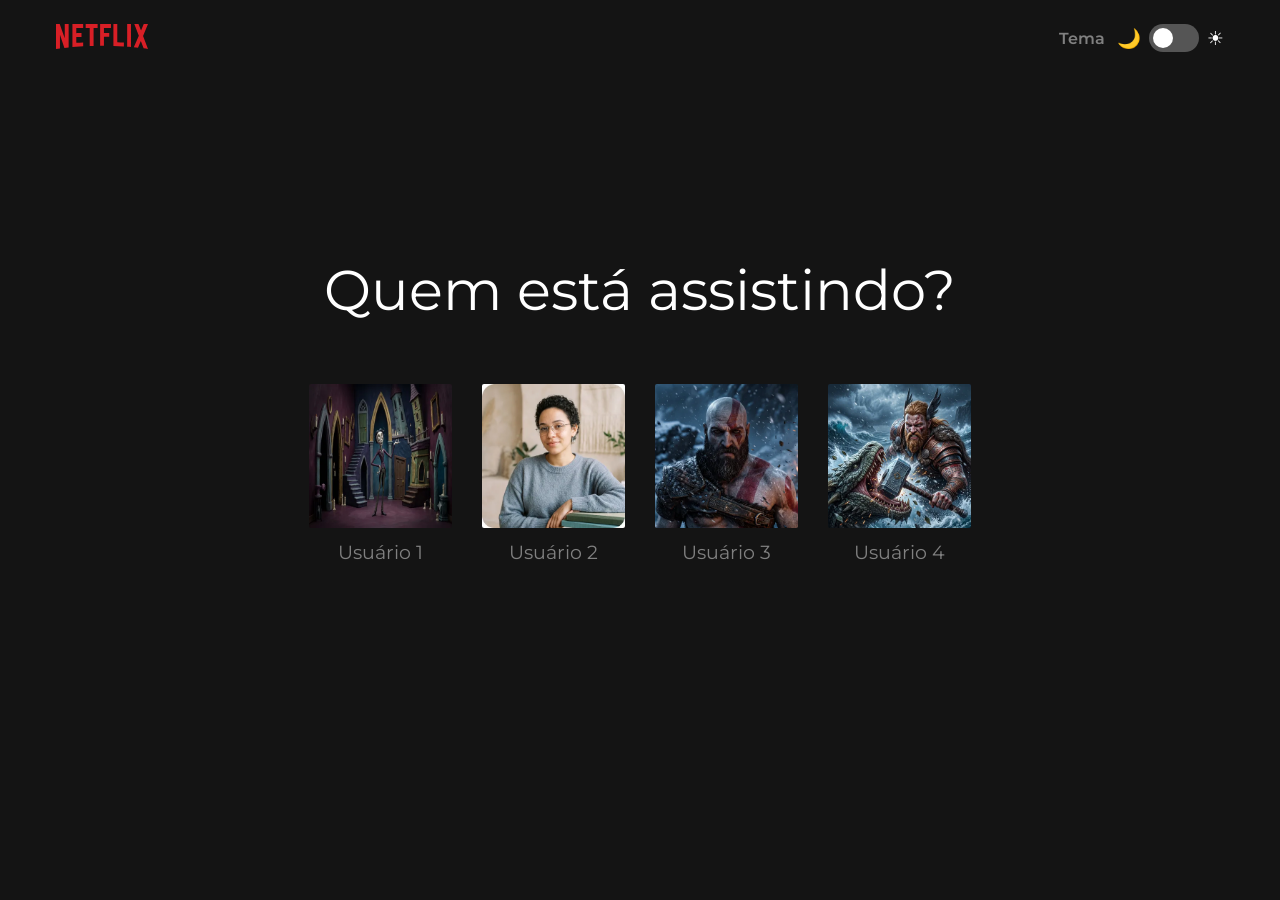
<file: index.html>
<!DOCTYPE html>
<html lang="pt-br">

<head>
    <meta charset="UTF-8">
    <meta name="viewport" content="width=device-width, initial-scale=1.0">
    <meta name="description" content="Catálogo de filmes e séries com os melhores perfis da Netflix.">
    <title>Netflix</title>
    <link rel="stylesheet" href="./assets/css/styles.css">
    <link rel="preload" as="image" href="./assets/img/Netflix_2015_logo.svg">
    <script src="./assets/js/main.js" defer></script>
</head>

<body>
    <div class="theme-container">
        <span class="theme-label">Tema</span>
        <span class="theme-icon">🌙</span>
        <label class="theme-switch" aria-label="Alternar modo claro/escuro">
            <input type="checkbox" id="theme-checkbox">
            <span class="slider"></span>
        </label>
        <span class="theme-icon">☀️</span>
    </div>
    <img class="logo" src="./assets/img/Netflix_2015_logo.svg" alt="Netflix">
    <main>
        <header>
            <h1>Quem está assistindo?</h1>
        </header>

        <section aria-label="Perfis de usuários">
            <nav class="profiles">
                <ul class="profiles-list">
                    <li>
                        <a class="user-profile" href="./catalogo/catalogo.html">
                            <figure>
                                <img src="./assets/img/perfil-1.webp" alt="Imagem do perfil 1" width="200" height="200">
                                <figcaption>Usuário 1</figcaption>
                            </figure>
                        </a>
                    </li>
                    <li>
                        <a class="user-profile" href="./catalogo/catalogo.html">
                            <figure>
                                <img src="./assets/img/perfil-2.webp" alt="Imagem do perfil 2" width="200" height="200">
                                <figcaption>Usuário 2</figcaption>
                            </figure>
                        </a>
                    </li>
                    <li>
                        <a class="user-profile" href="./catalogo/catalogo.html">
                            <figure>
                                <img src="./assets/img/perfil-3.webp" alt="Imagem do perfil 3" width="200" height="200">
                                <figcaption>Usuário 3</figcaption>
                            </figure>
                        </a>
                    </li>
                    <li>
                        <a class="user-profile" href="./catalogo/catalogo.html">
                            <figure>
                                <img src="./assets/img/perfil-4.webp" alt="Imagem do perfil 4" width="200" height="200">
                                <figcaption>Usuário 4</figcaption>
                            </figure>
                        </a>
                    </li>
                </ul>
            </nav>
        </section>
    </main>
</body>

</html>
</file>
<file: assets/css/styles.css>
@import url("https://fonts.googleapis.com/css2?family=Montserrat:wght@300;400;600;700&display=swap");

:root {
  --bg-1: #141414;
  --text: #ffffff;
  --muted: #808080;
}
body.light-mode {
  --bg-1: #f3f3f3;
  --text: #141414;
  --muted: #555555;
}

* {
  box-sizing: border-box;
}
html,
body {
  height: 100%;
}
body {
  margin: 0;
  background: var(--bg-1);
  color: var(--text);
  transition: background 0.3s ease, color 0.3s ease;
  font-family:
    "Montserrat",
    system-ui,
    -apple-system,
    "Segoe UI",
    Roboto,
    Arial;
  -webkit-font-smoothing: antialiased;
  display: flex;
  align-items: center;
  justify-content: center;
  min-height: 100vh;
}

.logo {
  position: absolute;
  top: 1.5rem;
  left: 3.5rem;
  width: 92px;
  cursor: pointer;
  user-select: none;
}
@media (max-width: 600px) {
  .logo {
    left: 5%;
    top: 1rem;
  }
}

main {
  width: 100%;
  max-width: 57.5rem;
  padding: 2.25rem 1.25rem;
}

header {
  margin: 0 0 1.125rem;
}
header h1 {
  margin: 0;
  font-size: clamp(2rem, 5vw, 3.5rem);
  font-weight: 400;
  text-align: center;
}

/* Página: Quem está assistindo */
.profiles {
  padding: 2.5rem 1.25rem 5rem;
  --gap-size: clamp(1rem, 2vw, 2vw);
}
.profiles-list {
  display: flex;
  flex-direction: row;
  gap: var(--gap-size);
  justify-content: center;
  align-items: flex-start;
  flex-wrap: wrap;
  list-style: none;
  margin: 0;
  padding: 0;
}
.profiles-list li {
  display: flex;
  justify-content: center;
  /* Mobile: no máximo 2 colunas */
  width: calc(50% - var(--gap-size) * 0.5);
}

@media (min-width: 600px) {
  .profiles-list li {
    /* Desktop: no máximo 5 colunas */
    width: calc(20% - var(--gap-size) * 0.8);
  }
}

.user-profile {
  text-decoration: none;
  color: inherit;
  width: 100%;
  max-width: 12.5rem;
}
.user-profile figure {
  margin: 0;
  text-align: center;
}
.user-profile img {
  width: 100%;
  height: auto;
  aspect-ratio: 1 / 1;
  border-radius: 4px;
  object-fit: cover;
  display: block;
  margin: 0 auto 0.625rem;
  border: 0.15rem solid transparent;
  box-sizing: border-box;
  transition: border-color 0.2s ease;
}
.user-profile:hover img,
.user-profile:focus img {
  border-color: #ffffff;
}
.user-profile figcaption {
  color: #808080;
  font-weight: 400;
  font-size: clamp(0.85rem, 2vw, 1.2rem);
  transition: color 0.2s ease;
}
.user-profile:hover figcaption,
.user-profile:focus figcaption {
  color: #ffffff;
}

/* Acessibilidade */
.user-profile:focus {
  outline: 0.1875rem solid rgba(255, 255, 255, 0.06);
  outline-offset: 0.375rem;
}

body.light-mode .user-profile:hover img,
body.light-mode .user-profile:focus img {
  border-color: #141414;
}
body.light-mode .user-profile:hover figcaption,
body.light-mode .user-profile:focus figcaption {
  color: #141414;
}

/* Theme Switch Toggle Container */
.theme-container {
  position: absolute;
  top: 1.5rem;
  right: 3.5rem;
  display: flex;
  align-items: center;
  gap: 8px;
}

.theme-label {
  font-size: 1rem;
  font-weight: 600;
  margin-right: 4px;
  color: var(--muted);
}

.theme-icon {
  font-size: 1.2rem;
  user-select: none;
}

.theme-switch {
  position: relative;
  display: inline-block;
  width: 50px;
  height: 28px;
}

.theme-switch input {
  opacity: 0;
  width: 0;
  height: 0;
}

.theme-switch .slider {
  position: absolute;
  cursor: pointer;
  top: 0;
  left: 0;
  right: 0;
  bottom: 0;
  background-color: #555;
  transition: 0.4s;
  border-radius: 34px;
}

.theme-switch .slider:before {
  position: absolute;
  content: "";
  height: 20px;
  width: 20px;
  left: 4px;
  bottom: 4px;
  background-color: #fff;
  transition: 0.4s;
  border-radius: 50%;
}

.theme-switch input:checked + .slider {
  background-color: #ccc;
}

.theme-switch input:checked + .slider:before {
  transform: translateX(22px);
  background-color: #141414;
}

@media (max-width: 600px) {
  .theme-container {
    right: 5%;
    top: 1rem;
    gap: 4px;
  }
  .theme-icon {
    font-size: 1rem;
  }
  .theme-switch {
    width: 44px;
    height: 24px;
  }
  .theme-switch .slider:before {
    height: 16px;
    width: 16px;
  }
  .theme-switch input:checked + .slider:before {
    transform: translateX(20px);
  }
}
</file>
